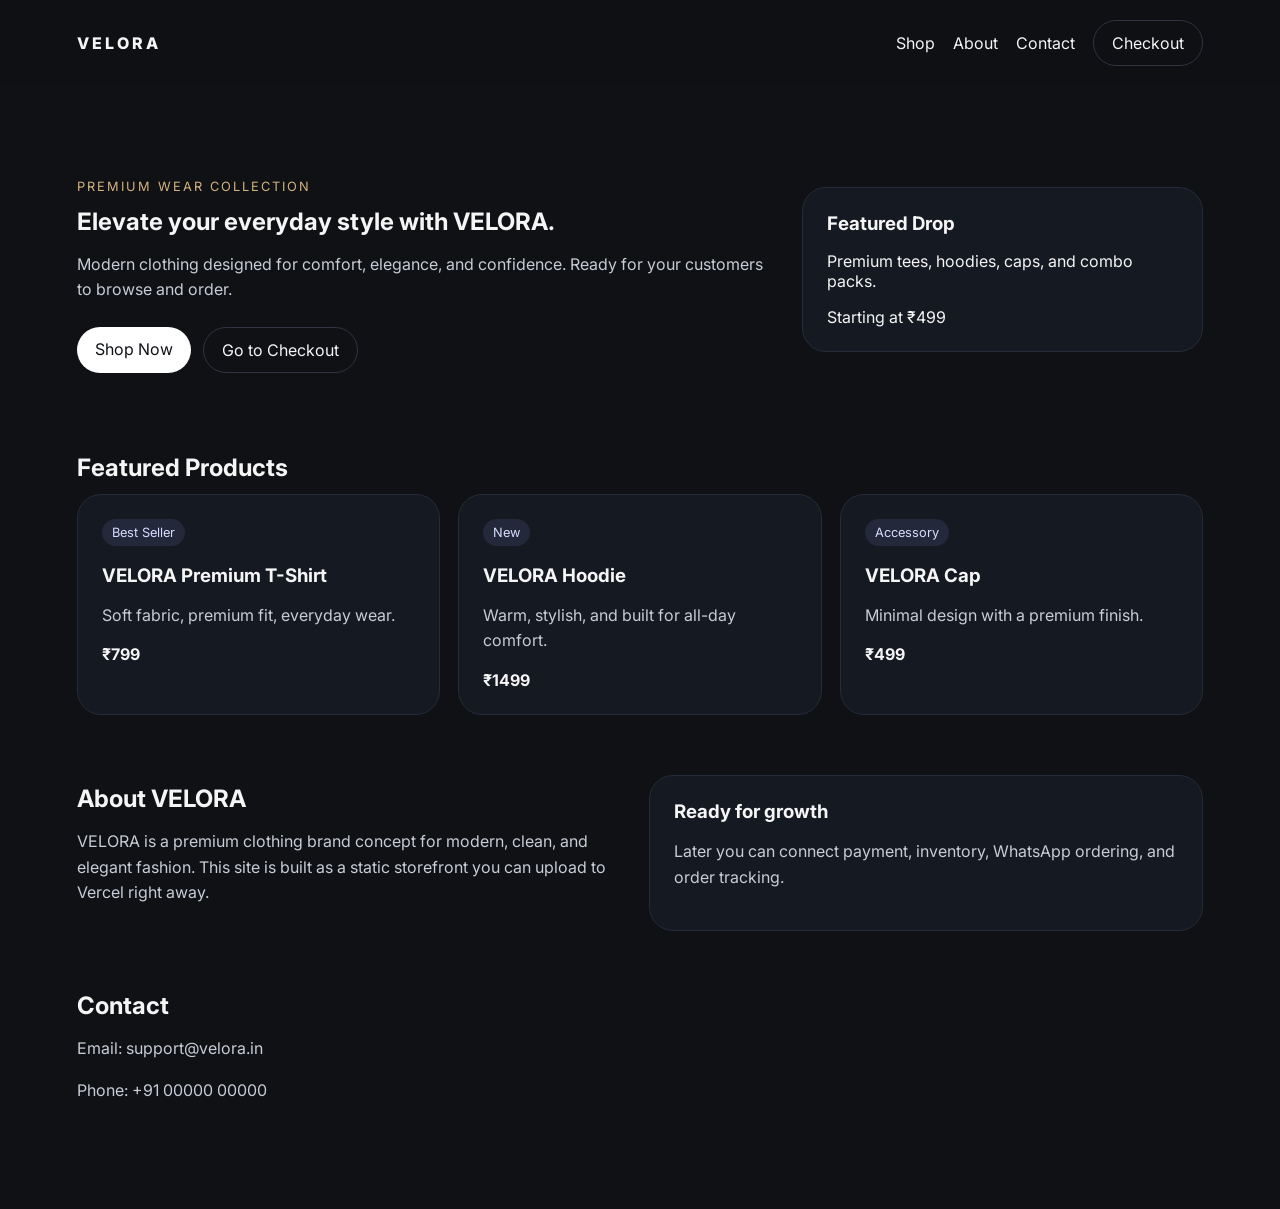
<file: Index.html>
<!DOCTYPE html>
<html lang="en">
<head>
  <meta charset="UTF-8" />
  <meta name="viewport" content="width=device-width, initial-scale=1.0" />
  <title>VELORA | Premium Wear</title>
  <meta name="description" content="VELORA premium wear clothing store with elegant shopping and checkout experience." />
  <link rel="preconnect" href="https://fonts.googleapis.com">
  <link rel="preconnect" href="https://fonts.gstatic.com" crossorigin>
  <link href="https://fonts.googleapis.com/css2?family=Inter:wght@400;500;600;700;800&display=swap" rel="stylesheet">
  <link rel="stylesheet" href="styles.css" />
</head>
<body>
  <header class="topbar">
    <div class="brand">VELORA</div>
    <nav>
      <a href="#products">Shop</a>
      <a href="#about">About</a>
      <a href="#contact">Contact</a>
      <a class="cart-btn" href="checkout.html">Checkout</a>
    </nav>
  </header>

  <main>
    <section class="hero">
      <div>
        <p class="eyebrow">Premium Wear Collection</p>
        <h1>Elevate your everyday style with VELORA.</h1>
        <p class="hero-text">Modern clothing designed for comfort, elegance, and confidence. Ready for your customers to browse and order.</p>
        <div class="hero-actions">
          <a class="btn primary" href="#products">Shop Now</a>
          <a class="btn secondary" href="checkout.html">Go to Checkout</a>
        </div>
      </div>
      <div class="hero-card">
        <h3>Featured Drop</h3>
        <p>Premium tees, hoodies, caps, and combo packs.</p>
        <span>Starting at ₹499</span>
      </div>
    </section>

    <section id="products" class="section">
      <h2>Featured Products</h2>
      <div class="products">
        <article class="product-card">
          <div class="tag">Best Seller</div>
          <h3>VELORA Premium T-Shirt</h3>
          <p>Soft fabric, premium fit, everyday wear.</p>
          <strong>₹799</strong>
        </article>

        <article class="product-card">
          <div class="tag">New</div>
          <h3>VELORA Hoodie</h3>
          <p>Warm, stylish, and built for all-day comfort.</p>
          <strong>₹1499</strong>
        </article>

        <article class="product-card">
          <div class="tag">Accessory</div>
          <h3>VELORA Cap</h3>
          <p>Minimal design with a premium finish.</p>
          <strong>₹499</strong>
        </article>
      </div>
    </section>

    <section id="about" class="section split">
      <div>
        <h2>About VELORA</h2>
        <p>VELORA is a premium clothing brand concept for modern, clean, and elegant fashion. This site is built as a static storefront you can upload to Vercel right away.</p>
      </div>
      <div class="info-box">
        <h3>Ready for growth</h3>
        <p>Later you can connect payment, inventory, WhatsApp ordering, and order tracking.</p>
      </div>
    </section>

    <section id="contact" class="section contact">
      <h2>Contact</h2>
      <p>Email: support@velora.in</p>
      <p>Phone: +91 00000 00000</p>
    </section>
  </main>
</body>
</html>
</file>
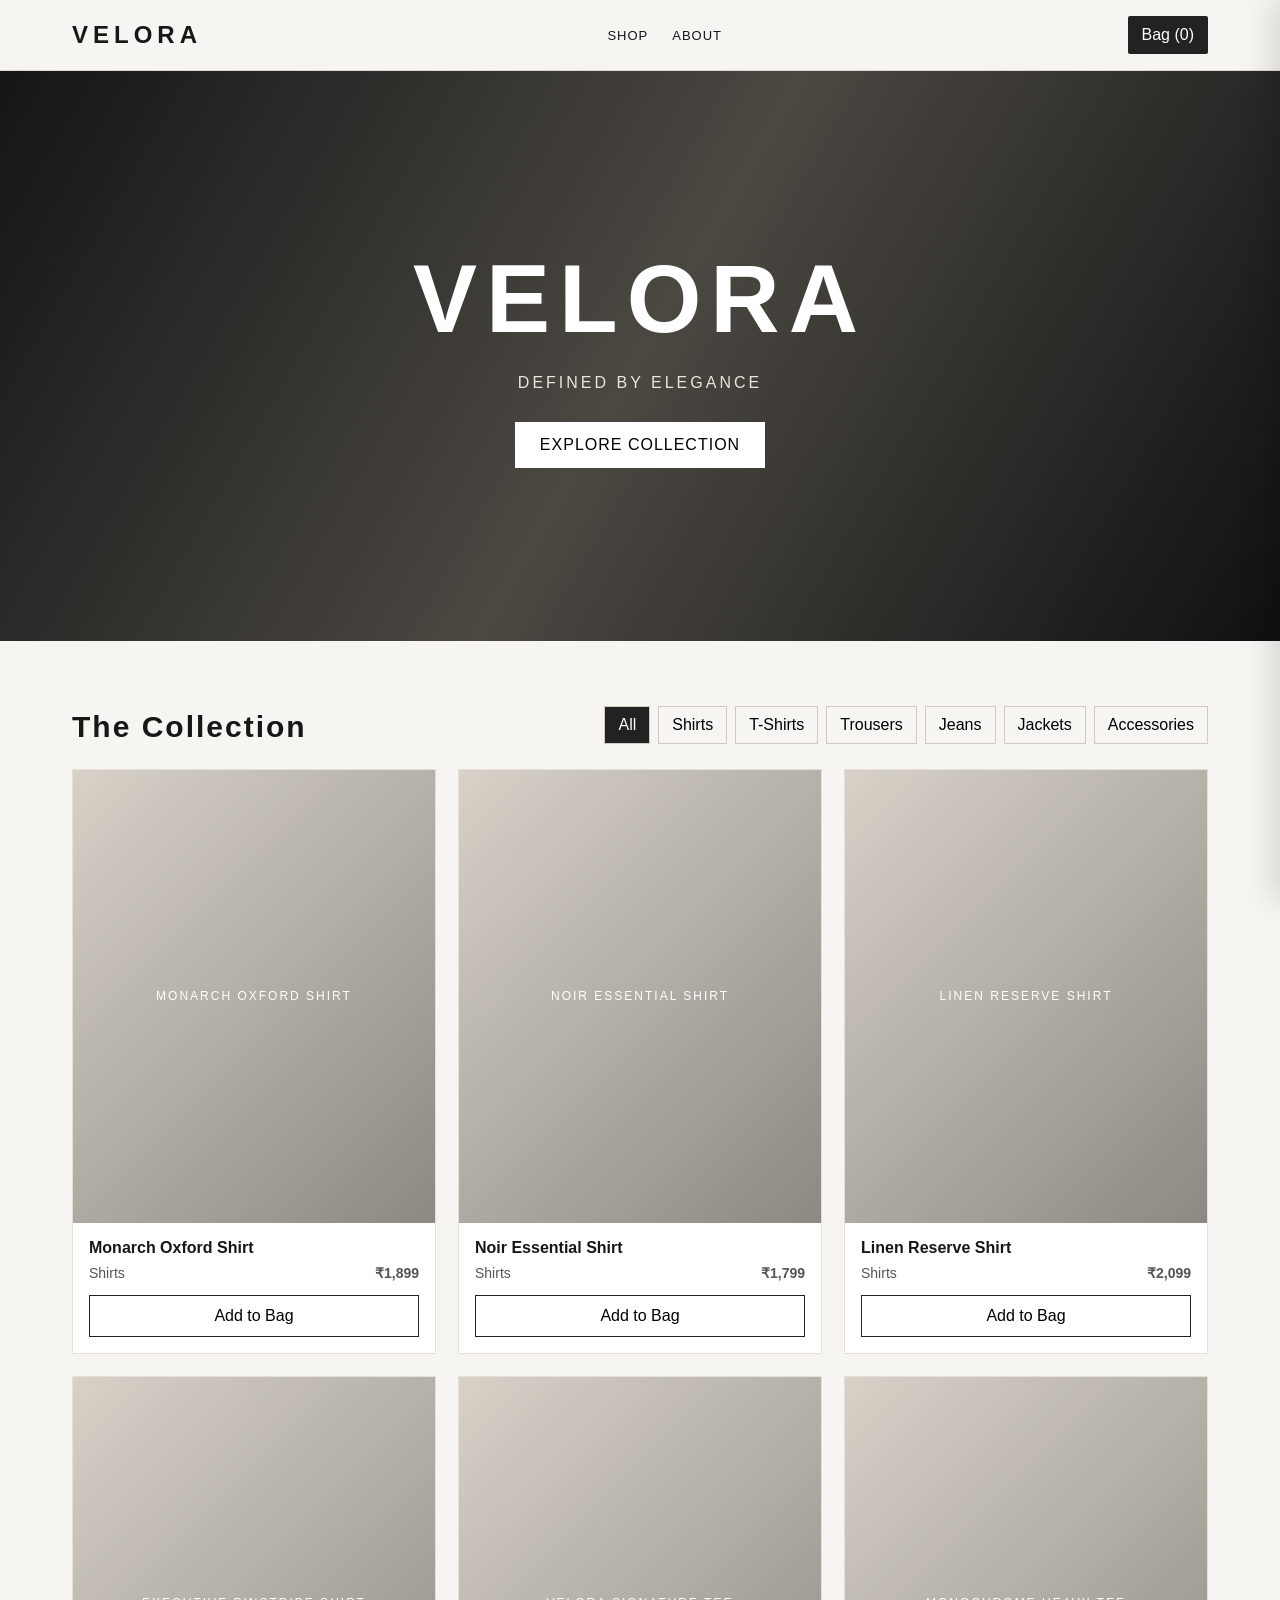
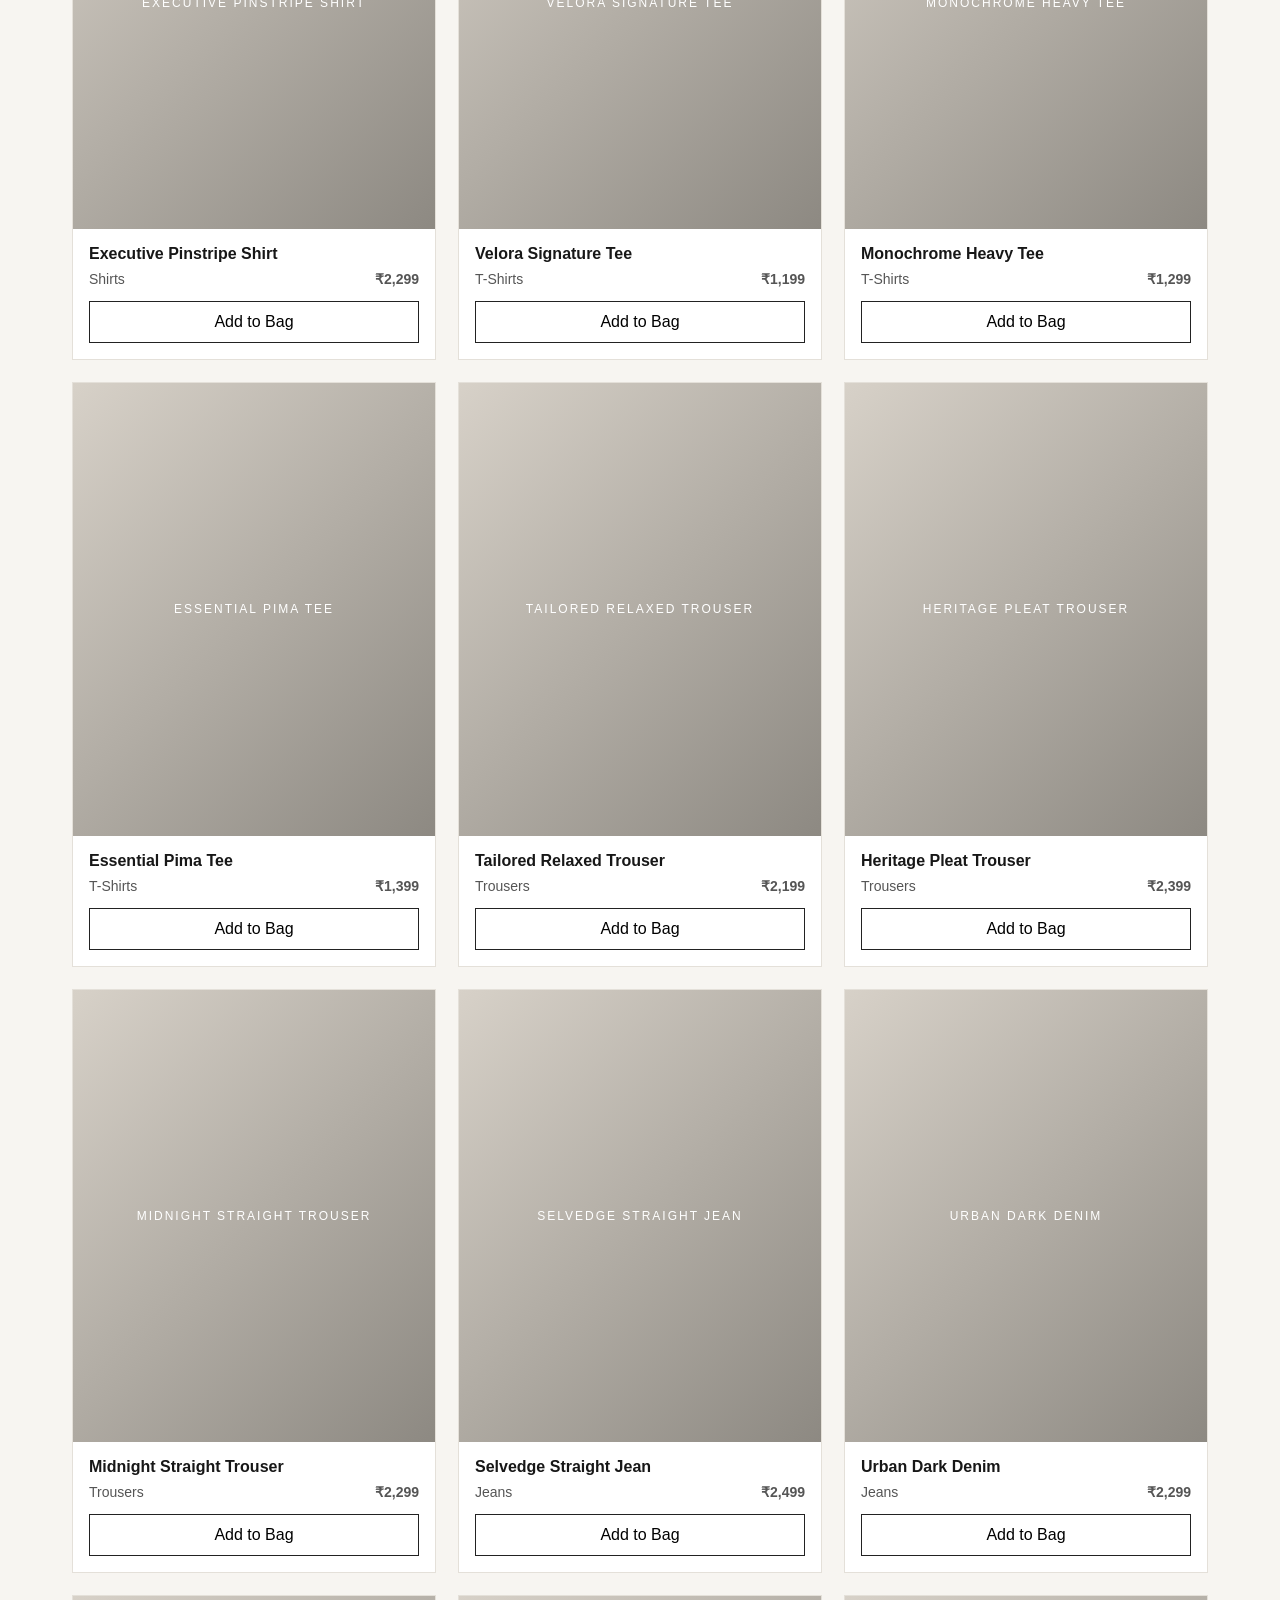
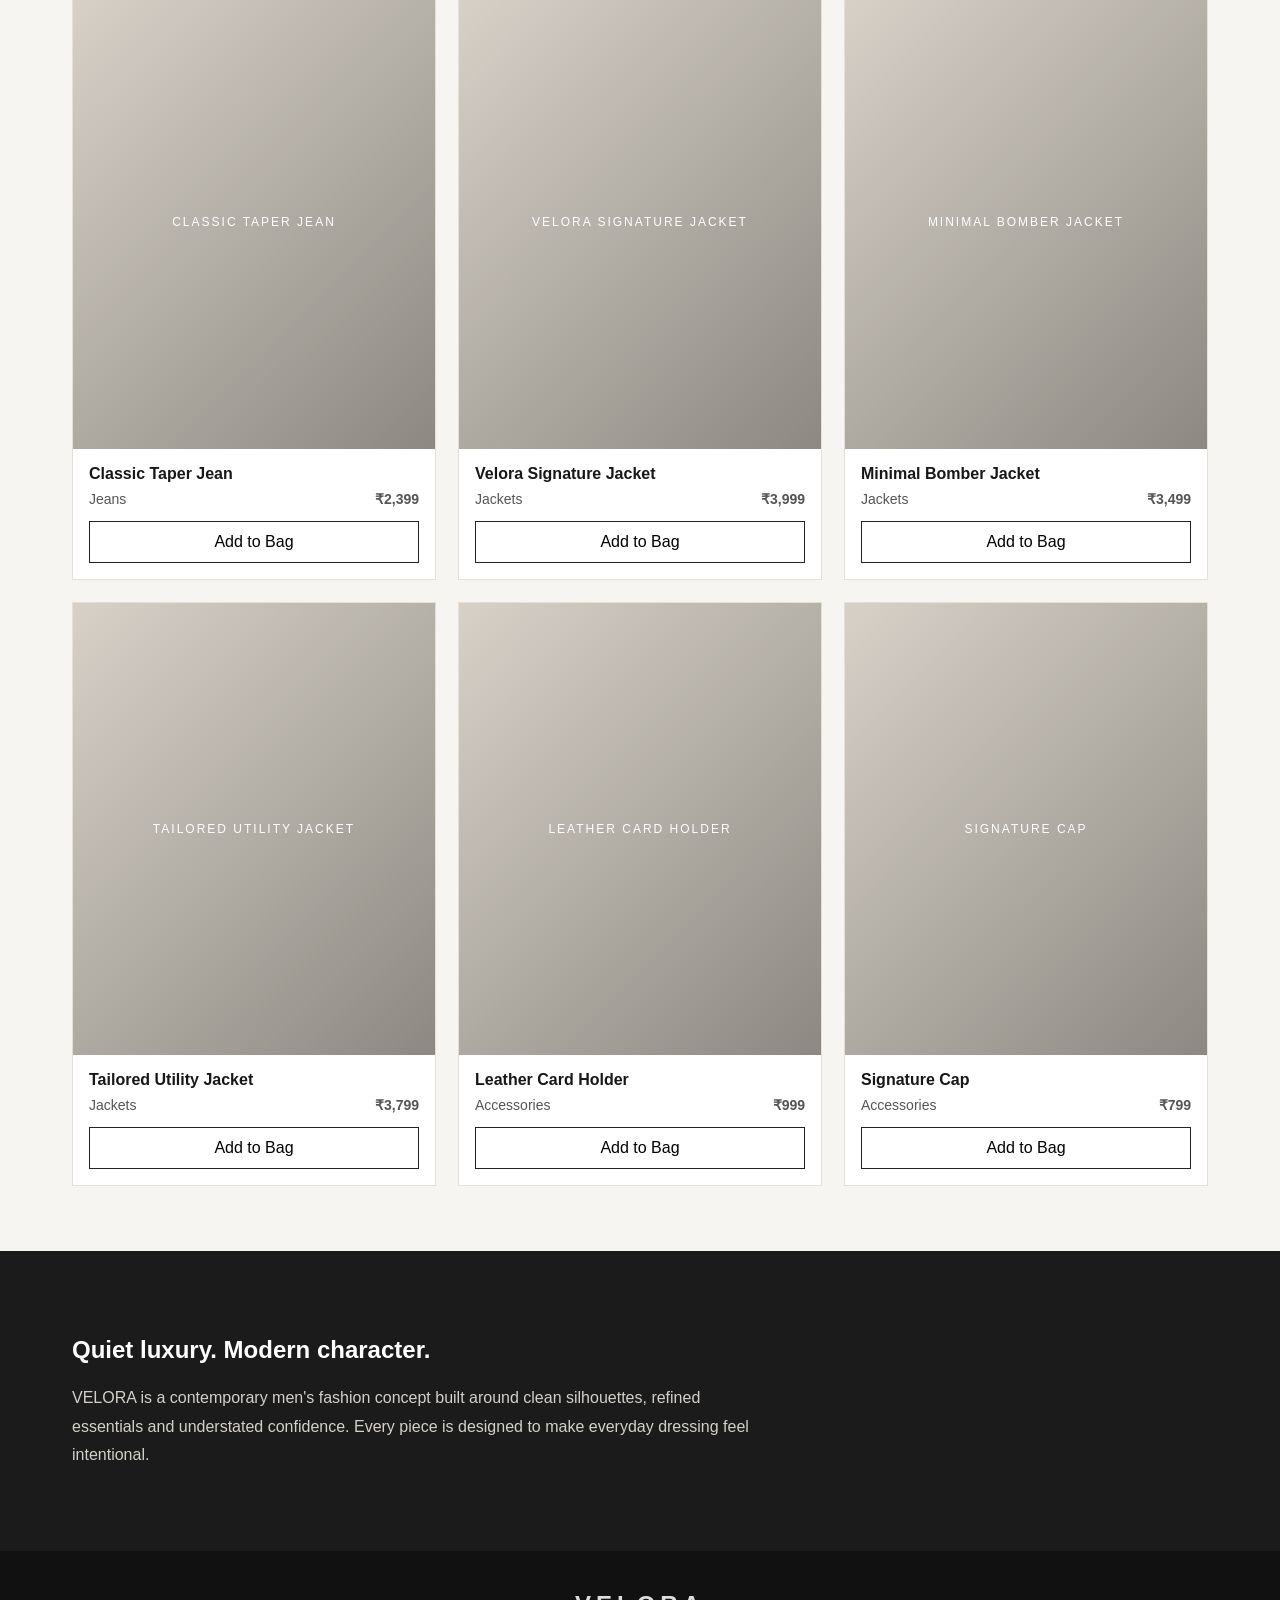
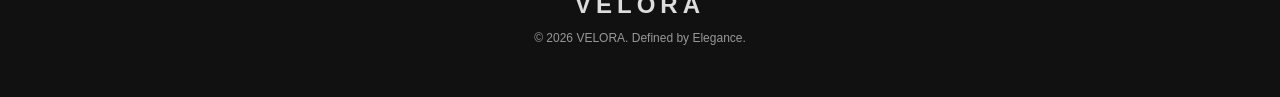
<file: index.html>
<!doctype html>
<html lang="en">
<head>
<meta charset="utf-8">
<meta name="viewport" content="width=device-width,initial-scale=1">
<title>VELORA — Defined by Elegance</title>
<meta name="description" content="VELORA — contemporary men's fashion. Defined by Elegance.">
<style>
*{box-sizing:border-box}body{margin:0;font-family:Arial,Helvetica,sans-serif;background:#f7f5f1;color:#171717}a{text-decoration:none;color:inherit}button{font:inherit;cursor:pointer}
header{position:sticky;top:0;z-index:10;background:rgba(247,245,241,.96);border-bottom:1px solid #ddd8d0}.nav{max-width:1180px;margin:auto;height:70px;display:flex;align-items:center;justify-content:space-between;padding:0 22px}.logo{font-size:24px;letter-spacing:5px;font-weight:700}.navlinks{display:flex;gap:24px;font-size:13px;text-transform:uppercase;letter-spacing:1px}.bag{background:#222;color:#fff;border:0;padding:10px 14px;border-radius:2px}
.hero{min-height:570px;display:grid;place-items:center;text-align:center;padding:80px 20px;background:linear-gradient(120deg,#151515,#4b4842,#101010)}.hero h1{color:#fff;font-size:clamp(46px,9vw,96px);letter-spacing:9px;margin:0}.hero p{color:#e9e4dc;letter-spacing:3px;text-transform:uppercase;margin:20px 0 30px}.cta{background:#fff;border:0;padding:14px 25px;text-transform:uppercase;letter-spacing:1px}
.wrap{max-width:1180px;margin:auto;padding:65px 22px}.sectionhead{display:flex;justify-content:space-between;align-items:end;gap:20px;margin-bottom:25px}.sectionhead h2{font-size:30px;margin:0;letter-spacing:2px}.filters{display:flex;gap:8px;flex-wrap:wrap}.filter{background:transparent;border:1px solid #cfc9c0;padding:9px 13px}.filter.active,.filter:hover{background:#222;color:#fff}
.grid{display:grid;grid-template-columns:repeat(3,1fr);gap:22px}.card{background:#fff;border:1px solid #e4e0d9}.photo{aspect-ratio:4/5;background:linear-gradient(135deg,#d7d1c8,#8d8982);display:grid;place-items:center;text-align:center;color:#fff;letter-spacing:2px;font-size:12px;padding:15px}.info{padding:16px}.name{font-weight:600}.meta{display:flex;justify-content:space-between;margin-top:8px;color:#555;font-size:14px}.card button{width:100%;margin-top:14px;padding:11px;border:1px solid #222;background:#fff}.card button:hover{background:#222;color:#fff}
.about{background:#1b1b1b;color:#fff}.about p{max-width:700px;color:#d4d0ca;line-height:1.8}footer{background:#111;color:#ddd;padding:40px 22px;text-align:center}.small{font-size:12px;color:#999}
.drawer{position:fixed;right:0;top:0;height:100%;width:min(410px,92vw);background:#fff;z-index:30;transform:translateX(100%);transition:.25s;padding:25px;box-shadow:-8px 0 30px #0002;overflow:auto}.drawer.open{transform:translateX(0)}.drawerhead{display:flex;justify-content:space-between;align-items:center}.close{border:0;background:none;font-size:24px}.cartitem{border-bottom:1px solid #ddd;padding:14px 0}.qty{display:flex;gap:8px;align-items:center;margin-top:8px}.qty button{border:1px solid #ccc;background:#fff;width:28px;height:28px}.checkout{width:100%;padding:14px;background:#222;color:#fff;border:0;margin-top:20px}
@media(max-width:760px){.navlinks{display:none}.grid{grid-template-columns:repeat(2,1fr)}.hero{min-height:500px}.wrap{padding:45px 15px}.sectionhead{display:block}.filters{margin-top:18px}.grid{gap:12px}.info{padding:12px}}@media(max-width:460px){.grid{grid-template-columns:1fr}.logo{font-size:20px}}
</style>
</head>
<body>
<header><div class="nav"><a class="logo" href="#">VELORA</a><nav class="navlinks"><a href="#shop">Shop</a><a href="#about">About</a></nav><button class="bag" onclick="openCart()">Bag (<span id="count">0</span>)</button></div></header>
<section class="hero"><div><h1>VELORA</h1><p>Defined by Elegance</p><button class="cta" onclick="document.querySelector('#shop').scrollIntoView({behavior:'smooth'})">Explore Collection</button></div></section>
<section id="shop" class="wrap"><div class="sectionhead"><h2>The Collection</h2><div id="filters" class="filters"></div></div><div id="products" class="grid"></div></section>
<section id="about" class="about"><div class="wrap"><h2>Quiet luxury. Modern character.</h2><p>VELORA is a contemporary men's fashion concept built around clean silhouettes, refined essentials and understated confidence. Every piece is designed to make everyday dressing feel intentional.</p></div></section>
<footer><div class="logo">VELORA</div><p class="small">© 2026 VELORA. Defined by Elegance.</p></footer>
<aside id="drawer" class="drawer"><div class="drawerhead"><h2>Your Bag</h2><button class="close" onclick="closeCart()">×</button></div><div id="cart"></div><div id="total"></div><button class="checkout" onclick="checkout()">Proceed to Checkout</button></aside>
<script>
const products=[
["S01","Monarch Oxford Shirt","Shirts",1899],["S02","Noir Essential Shirt","Shirts",1799],["S03","Linen Reserve Shirt","Shirts",2099],["S04","Executive Pinstripe Shirt","Shirts",2299],
["T01","Velora Signature Tee","T-Shirts",1199],["T02","Monochrome Heavy Tee","T-Shirts",1299],["T03","Essential Pima Tee","T-Shirts",1399],
["P01","Tailored Relaxed Trouser","Trousers",2199],["P02","Heritage Pleat Trouser","Trousers",2399],["P03","Midnight Straight Trouser","Trousers",2299],
["J01","Selvedge Straight Jean","Jeans",2499],["J02","Urban Dark Denim","Jeans",2299],["J03","Classic Taper Jean","Jeans",2399],
["K01","Velora Signature Jacket","Jackets",3999],["K02","Minimal Bomber Jacket","Jackets",3499],["K03","Tailored Utility Jacket","Jackets",3799],
["A01","Leather Card Holder","Accessories",999],["A02","Signature Cap","Accessories",799]
];
let cart=JSON.parse(localStorage.getItem("veloraCart")||"[]");
const cats=["All",...new Set(products.map(p=>p[2]))];
const productsEl=document.getElementById("products"),filters=document.getElementById("filters"),cartEl=document.getElementById("cart"),total=document.getElementById("total"),drawer=document.getElementById("drawer"),count=document.getElementById("count");
function renderFilters(){filters.innerHTML=cats.map(c=>`<button class="filter ${c==="All"?"active":""}" onclick="filterCat('${c}',this)">${c}</button>`).join("")}
function render(list=products){productsEl.innerHTML=list.map(p=>`<article class="card"><div class="photo">${p[1].toUpperCase()}</div><div class="info"><div class="name">${p[1]}</div><div class="meta"><span>${p[2]}</span><b>₹${p[3].toLocaleString("en-IN")}</b></div><button onclick="add('${p[0]}')">Add to Bag</button></div></article>`).join("")}
function filterCat(c,b){document.querySelectorAll(".filter").forEach(x=>x.classList.remove("active"));b.classList.add("active");render(c==="All"?products:products.filter(p=>p[2]===c))}
function add(id){cart.push(id);save();openCart()}
function save(){localStorage.setItem("veloraCart",JSON.stringify(cart));count.textContent=cart.length;renderCart()}
function renderCart(){if(!cart.length){cartEl.innerHTML="<p>Your bag is empty.</p>";total.innerHTML="";return}let map={};cart.forEach(id=>map[id]=(map[id]||0)+1);cartEl.innerHTML=Object.entries(map).map(([id,q])=>{let p=products.find(x=>x[0]===id);return `<div class="cartitem"><b>${p[1]}</b><br>₹${p[3].toLocaleString("en-IN")} × ${q}<div class="qty"><button onclick="change('${id}',-1)">−</button><span>${q}</span><button onclick="change('${id}',1)">+</button></div></div>`}).join("");let sum=cart.reduce((s,id)=>s+products.find(p=>p[0]===id)[3],0);total.innerHTML=`<h3>Total: ₹${sum.toLocaleString("en-IN")}</h3>`}
function change(id,n){if(n>0)cart.push(id);else{let i=cart.indexOf(id);if(i>=0)cart.splice(i,1)}save()}
function openCart(){drawer.classList.add("open");renderCart()}function closeCart(){drawer.classList.remove("open")}
function checkout(){if(!cart.length)return alert("Your bag is empty.");alert("Checkout and payment will be connected in the next stage.")}
renderFilters();render();save();
</script>
</body></html>
</file>
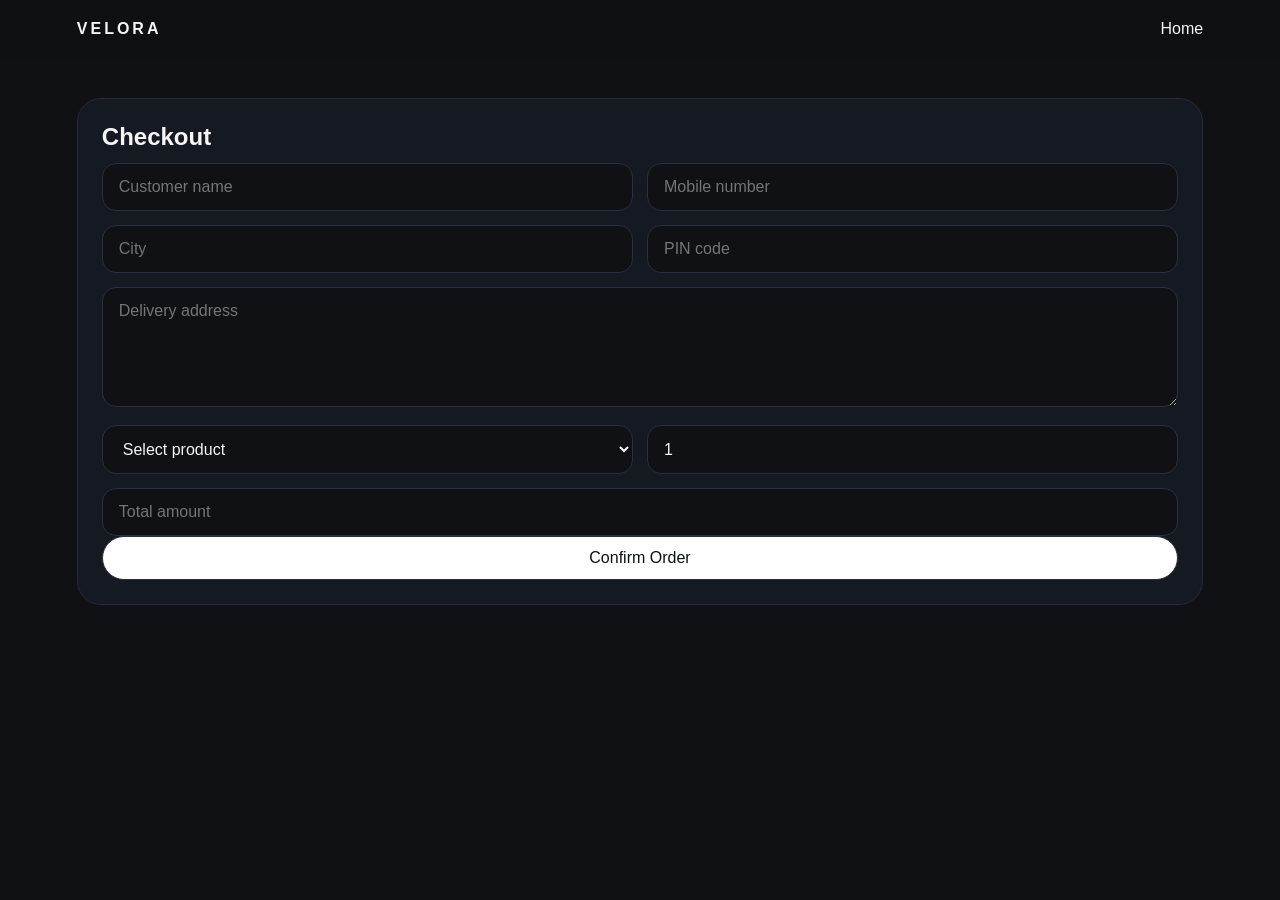
<file: checkout.html>
<!DOCTYPE html>
<html lang="en">
<head>
  <meta charset="UTF-8" />
  <meta name="viewport" content="width=device-width, initial-scale=1.0" />
  <title>VELORA Checkout</title>
  <link rel="stylesheet" href="styles.css" />
</head>
<body>
  <header class="topbar">
    <div class="brand">VELORA</div>
    <nav>
      <a href="index.html">Home</a>
    </nav>
  </header>

  <main class="checkout-wrap">
    <section class="checkout-card">
      <h1>Checkout</h1>
      <form id="checkoutForm">
        <div class="grid2">
          <input id="name" placeholder="Customer name" required />
          <input id="mobile" placeholder="Mobile number" required />
          <input id="city" placeholder="City" required />
          <input id="pin" placeholder="PIN code" required />
        </div>

        <textarea id="address" placeholder="Delivery address" required></textarea>

        <div class="grid2">
          <select id="product" required>
            <option value="">Select product</option>
            <option value="VELORA Premium T-Shirt" data-price="799">VELORA Premium T-Shirt - ₹799</option>
            <option value="VELORA Hoodie" data-price="1499">VELORA Hoodie - ₹1499</option>
            <option value="VELORA Cap" data-price="499">VELORA Cap - ₹499</option>
          </select>
          <input id="qty" type="number" min="1" value="1" />
        </div>

        <input id="total" placeholder="Total amount" readonly />
        <button class="btn primary" type="submit">Confirm Order</button>
      </form>

      <div id="message" class="message"></div>
    </section>
  </main>

  <script src="script.js"></script>
</body>
</html>
</file>
<file: styles.css>
*{box-sizing:border-box}
body{
  margin:0;
  font-family:Inter,Arial,sans-serif;
  background:#0f1115;
  color:#f5f5f5
}
a{text-decoration:none;color:inherit}
.topbar{
  display:flex;
  justify-content:space-between;
  align-items:center;
  padding:20px 6vw;
  background:rgba(15,17,21,.92);
  position:sticky;
  top:0;
  backdrop-filter:blur(10px)
}
.brand{
  font-weight:800;
  letter-spacing:3px
}
nav{
  display:flex;
  gap:18px;
  align-items:center;
  flex-wrap:wrap
}
.cart-btn,.btn{
  padding:12px 18px;
  border-radius:999px
}
.cart-btn,.secondary{
  border:1px solid #2f3440
}
.primary{
  background:#ffffff;
  color:#0f1115
}
.hero{
  display:grid;
  grid-template-columns:1.4fr .8fr;
  gap:24px;
  padding:80px 6vw;
  align-items:center
}
.eyebrow{
  color:#d3b37d;
  text-transform:uppercase;
  letter-spacing:2px;
  font-size:.8rem
}
h1,h2,h3{
  margin:0 0 12px
}
.hero-text,.section p{
  color:#c8ccd6;
  line-height:1.6
}
.hero-actions{
  display:flex;
  gap:12px;
  flex-wrap:wrap;
  margin-top:24px
}
.hero-card,.product-card,.info-box,.checkout-card{
  background:#151922;
  border:1px solid #252b38;
  border-radius:24px;
  padding:24px
}
.section{
  padding:0 6vw 60px
}
.products{
  display:grid;
  grid-template-columns:repeat(auto-fit,minmax(220px,1fr));
  gap:18px
}
.tag{
  display:inline-block;
  background:#23283a;
  color:#d7dcff;
  padding:6px 10px;
  border-radius:999px;
  font-size:.8rem;
  margin-bottom:18px
}
.split{
  display:grid;
  grid-template-columns:1fr 1fr;
  gap:18px;
  align-items:center
}
.contact{
  padding-bottom:90px
}
.checkout-wrap{
  padding:40px 6vw 80px
}
.grid2{
  display:grid;
  grid-template-columns:1fr 1fr;
  gap:14px;
  margin-bottom:14px
}
input,select,textarea,button{
  width:100%;
  padding:14px 16px;
  border-radius:14px;
  border:1px solid #2a3040;
  background:#0f1115;
  color:#f5f5f5;
  font:inherit
}
textarea{
  min-height:120px;
  resize:vertical;
  margin-bottom:14px
}
.message{
  margin-top:16px;
  padding:14px;
  border-radius:14px;
  background:#10281b;
  border:1px solid #1d5d3a;
  display:none
}
@media(max-width:780px){
  .hero,.split,.grid2{
    grid-template-columns:1fr
  }
  nav{
    gap:10px
  }
}
</file>
